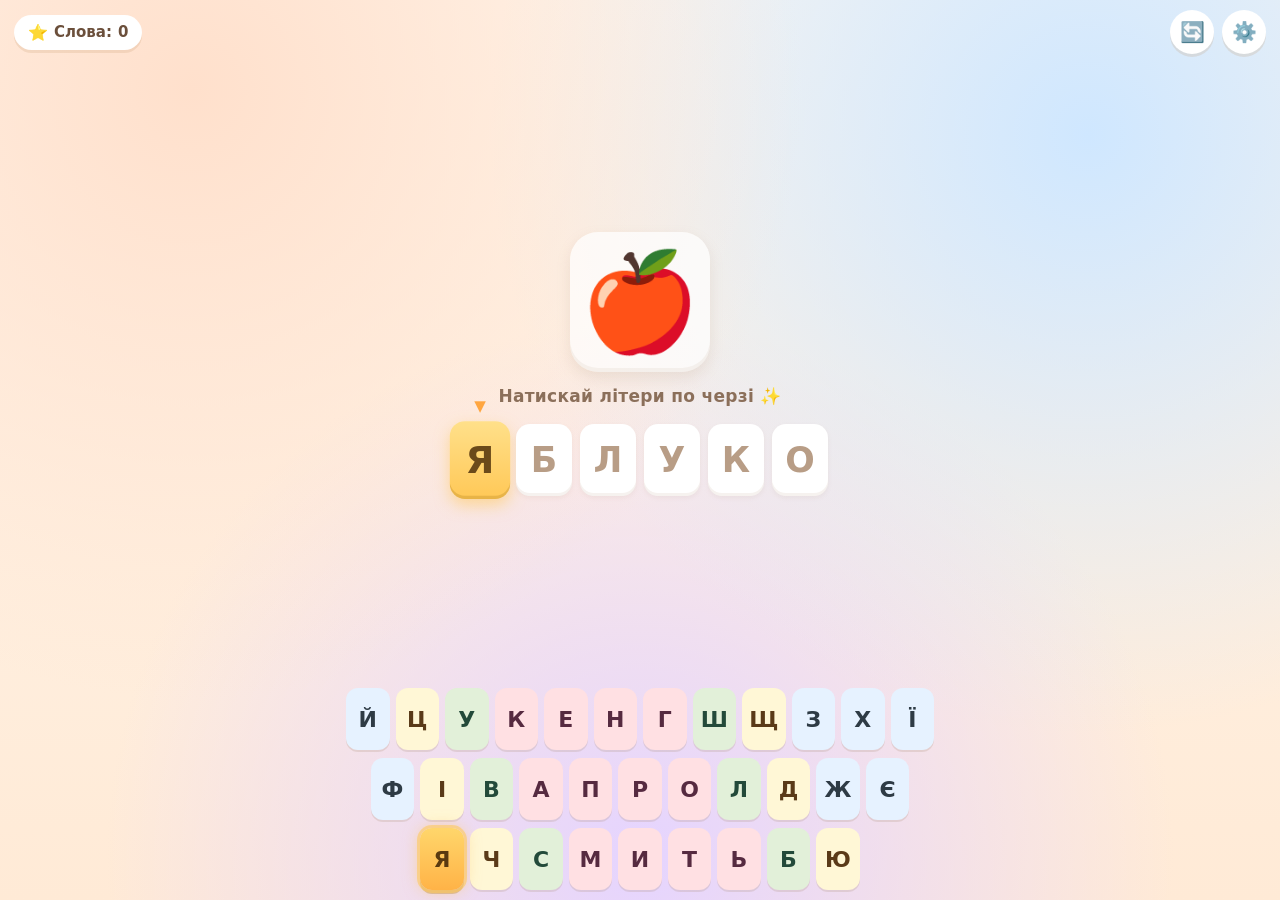
<file: index.html>
<!DOCTYPE html>
<html lang="uk">
<head>
<meta charset="UTF-8">
<meta name="viewport" content="width=device-width, initial-scale=1, user-scalable=no, viewport-fit=cover">
<meta name="theme-color" content="#FFE9D6">
<title>Складай слова! 🎈</title>
<link rel="stylesheet" href="css/base.css">
<link rel="stylesheet" href="css/topbar.css">
<link rel="stylesheet" href="css/word-tiles.css">
<link rel="stylesheet" href="css/keyboard.css">
<link rel="stylesheet" href="css/celebration.css">
<link rel="stylesheet" href="css/settings.css">
<link rel="stylesheet" href="css/responsive.css">
</head>
<body>
  <div class="app">
    <header class="topbar">
      <div class="score-chip">Слова: <span id="score">0</span></div>
      <div class="top-actions">
        <button class="icon-btn" id="reload-btn" aria-label="Інше слово" title="Інше слово">🔄</button>
        <button class="icon-btn" id="settings-btn" aria-label="Налаштування" title="Налаштування">⚙️</button>
      </div>
    </header>

    <main class="word-area">
      <div class="visual" id="visual" aria-hidden="true"></div>
      <div class="word-prompt">Натискай літери по черзі ✨</div>
      <div class="word-display" id="word-display" aria-live="polite"></div>
    </main>

    <section class="keyboard" id="keyboard" aria-label="Клавіатура"></section>
  </div>

  <div class="celebration" id="celebration" aria-hidden="true">
    <div class="celebration-card">
      <div class="celebration-emoji">🎉</div>
      <h2>Молодець!</h2>
      <p class="celebration-word" id="celebration-word"></p>
      <button class="next-btn" id="next-btn">Далі →</button>
    </div>
  </div>

  <!-- Settings overlay -->
  <div class="settings-overlay" id="settings-overlay" aria-hidden="true">
    <div class="settings-panel" role="dialog" aria-label="Налаштування">
      <div class="settings-header">
        <h2>Налаштування</h2>
        <button class="icon-btn" id="settings-close" aria-label="Закрити" style="width:36px;height:36px;font-size:18px">✕</button>
      </div>

      <div class="tabs">
        <button class="tab active" data-tab="words">📚 Слова</button>
        <button class="tab" data-tab="images">🖼️ Картинки</button>
        <button class="tab" data-tab="prefs">⚙ Режим</button>
      </div>

      <div class="tab-content">
        <!-- WORDS TAB -->
        <div class="tab-pane active" id="pane-words">
          <div class="section-title">Лексичні теми</div>
          <div class="theme-list" id="theme-list"></div>

          <div class="section-title" style="margin-top:18px">Власні слова</div>
          <div class="hint">По одному слову в рядку. Великі/малі літери — без різниці. Дозволені літери: українська абетка (без Ґ).</div>
          <textarea class="text-input" id="custom-words-input" placeholder="МАМА&#10;ТАТО&#10;БАБУСЯ"></textarea>
          <div class="hint" id="custom-words-error" style="display:none"></div>
          <div class="item-list" id="custom-words-list" style="margin-top:10px"></div>
        </div>

        <!-- IMAGES TAB -->
        <div class="tab-pane" id="pane-images">
          <div class="section-title">Додати власну картинку</div>
          <div class="hint">Завантаж зображення та впиши слово, яке йому відповідає.</div>
          <input type="file" id="image-file" class="file-input" accept="image/*">
          <label for="image-file" class="file-label" id="image-file-label">📷 Обрати файл…</label>
          <div class="input-row" style="margin-top:10px">
            <input type="text" class="text-input" id="image-word-input" placeholder="Слово, наприклад: ВЕДМЕДИК" autocomplete="off">
            <button class="add-btn" id="image-add-btn" disabled>Додати</button>
          </div>
          <div class="hint" id="image-error" style="display:none"></div>

          <div class="section-title" style="margin-top:18px">Мої картинки</div>
          <div class="item-list" id="custom-images-list"></div>
        </div>

        <!-- PREFS TAB -->
        <div class="tab-pane" id="pane-prefs">
          <div class="section-title">Гра</div>

          <label class="toggle-row">
            <div class="toggle-label">
              <div class="t-name">Показувати літери у словах</div>
              <div class="t-desc">Якщо вимкнути, плитки будуть порожні — складніший режим</div>
            </div>
            <input type="checkbox" id="toggle-show-letters" checked>
            <div class="toggle-switch"></div>
          </label>

          <label class="toggle-row">
            <div class="toggle-label">
              <div class="t-name">Показувати картинку</div>
              <div class="t-desc">Емоджі/малюнок над словом, коли він є</div>
            </div>
            <input type="checkbox" id="toggle-show-visual" checked>
            <div class="toggle-switch"></div>
          </label>

          <label class="toggle-row">
            <div class="toggle-label">
              <div class="t-name">Підсвічувати літери</div>
              <div class="t-desc">Літери поточного слова підсвічуються, а наступна — золотим. Вимкни для складнішого режиму.</div>
            </div>
            <input type="checkbox" id="toggle-highlight-letters" checked>
            <div class="toggle-switch"></div>
          </label>

          <label class="toggle-row">
            <div class="toggle-label">
              <div class="t-name">Підсвічувати зони</div>
              <div class="t-desc">Кожен палець має свій колір — вчить сліпого друку (десятипальцевий метод).</div>
            </div>
            <input type="checkbox" id="toggle-finger-zones" checked>
            <div class="toggle-switch"></div>
          </label>

          <div class="section-title" style="margin-top:18px">Дані</div>
          <button class="danger-btn" id="reset-score-btn">Скинути лічильник</button>
        </div>
      </div>

      <div class="settings-footer">
        <button class="next-btn" id="settings-save-btn">Готово</button>
      </div>
    </div>
  </div>

  <!-- In-page confirm dialog (sibling of the settings overlay, not a child) -->
  <div class="confirm-overlay" id="confirm-overlay" role="dialog" aria-modal="true" aria-hidden="true">
    <div class="confirm-box">
      <p class="confirm-msg" id="confirm-msg"></p>
      <div class="confirm-actions">
        <button type="button" class="confirm-cancel" id="confirm-cancel">Скасувати</button>
        <button type="button" class="confirm-ok" id="confirm-ok">Так</button>
      </div>
    </div>
  </div>

  <!-- Brief feedback toast -->
  <div class="toast" id="toast" aria-live="polite"></div>

<!-- Split into classic scripts. Load order is load-bearing: top-level const/let/function
     declarations are shared across these scripts through the one global scope. -->
<script src="js/data.js"></script>
<script src="js/state.js"></script>
<script src="js/dom.js"></script>
<script src="js/keyboard.js"></script>
<script src="js/game.js"></script>
<script src="js/input.js"></script>
<script src="js/celebration.js"></script>
<script src="js/settings.js"></script>
<script src="js/init.js"></script>
</body>
</html>
</file>
<file: css/base.css>
*, *::before, *::after { box-sizing: border-box; }

  html, body {
    margin: 0;
    padding: 0;
    height: 100%;
    overflow: hidden;
  }

  body {
    font-family: system-ui, -apple-system, "Segoe UI", Roboto, "Comic Sans MS", sans-serif;
    background:
      radial-gradient(circle at 15% 10%, #FFE0CC 0%, transparent 45%),
      radial-gradient(circle at 85% 15%, #CFE7FF 0%, transparent 45%),
      radial-gradient(circle at 50% 95%, #E5D4FF 0%, transparent 50%),
      linear-gradient(180deg, #FFF7EE 0%, #FFEAD6 100%);
    color: #4A3A2E;
    -webkit-tap-highlight-color: transparent;
    user-select: none;
    -webkit-user-select: none;
    overscroll-behavior: none;
  }

  .app {
    display: flex;
    flex-direction: column;
    /* shared max content width for the keyboard and the word row */
    --board-width: min(calc(100vw - 8px), 600px);
    height: 100vh;   /* fallback for browsers without dvh */
    height: 100dvh;  /* dynamic viewport height — tracks iOS Safari's toolbar so the keyboard stays visible */
    padding: env(safe-area-inset-top, 0) env(safe-area-inset-right, 0) env(safe-area-inset-bottom, 0) env(safe-area-inset-left, 0);
  }
</file>
<file: css/topbar.css>
/* ---------- Top bar ---------- */
  .topbar {
    display: flex;
    align-items: center;
    justify-content: space-between;
    padding: 10px 14px 4px;
    flex-shrink: 0;
    gap: 8px;
  }

  .score-chip {
    background: #fff;
    border-radius: 999px;
    padding: 8px 14px;
    font-size: 15px;
    font-weight: 700;
    color: #6B4F3B;
    box-shadow: 0 3px 0 rgba(190, 140, 90, 0.18);
    display: flex;
    align-items: center;
    gap: 6px;
  }
  .score-chip::before { content: "⭐"; font-size: 16px; }

  .top-actions { display: flex; gap: 8px; }

  .icon-btn {
    background: #fff;
    border: none;
    width: 44px;
    height: 44px;
    border-radius: 50%;
    font-size: 20px;
    cursor: pointer;
    box-shadow: 0 3px 0 rgba(190, 140, 90, 0.18);
    transition: transform 0.15s;
    touch-action: manipulation;
    display: flex;
    align-items: center;
    justify-content: center;
  }
  .icon-btn:active { transform: translateY(2px); box-shadow: 0 1px 0 rgba(190, 140, 90, 0.18); }
</file>
<file: css/word-tiles.css>
/* ---------- Word display ---------- */
  .word-area {
    flex: 1;
    display: flex;
    flex-direction: column;
    align-items: center;
    justify-content: center;
    gap: clamp(6px, 1.6vh, 14px);
    padding: 6px 8px 12px;
    min-height: 0;
  }

  .visual {
    display: flex;
    align-items: center;
    justify-content: center;
    width: clamp(80px, 22vh, 140px);
    height: clamp(80px, 22vh, 140px);
    border-radius: 28px;
    background: rgba(255, 255, 255, 0.72);
    box-shadow:
      inset 0 -4px 0 rgba(180, 150, 120, 0.10),
      0 6px 14px rgba(180, 150, 120, 0.18);
    font-size: clamp(56px, 16vh, 96px);
    line-height: 1;
    overflow: hidden;
    flex-shrink: 0;
  }
  .visual:empty { display: none; }
  .visual img { width: 86%; height: 86%; object-fit: contain; }
  .visual svg { width: 70%; height: 70%; }
  .visual.verb { background: #FFFFFF; }

  .word-prompt {
    font-size: clamp(13px, 3.6vw, 17px);
    color: #8B6F5A;
    font-weight: 600;
    letter-spacing: 0.3px;
  }

  .word-display {
    /* --count is set per word from JS (= number of letters) */
    --count: 5;
    --wd-gap: clamp(3px, 1vw, 8px);
    --wd-max: calc(var(--board-width) - 16px);            /* usable row width */
    --tile-w: max(26px, min(56px,
      calc((var(--wd-max) - (var(--count) - 1) * var(--wd-gap)) / var(--count))));
    display: flex;
    flex-wrap: wrap;              /* stays as a safety net for very long custom words */
    justify-content: center;
    gap: var(--wd-gap);
    padding: 4px 0;
  }

  .tile {
    width: var(--tile-w);
    height: calc(var(--tile-w) * 1.28);
    border-radius: 14px;
    display: flex;
    align-items: center;
    justify-content: center;
    font-size: calc(var(--tile-w) * 0.62);
    font-weight: 800;
    background: #FFFFFF;
    color: #B89D86;
    box-shadow:
      inset 0 -3px 0 rgba(180, 150, 120, 0.12),
      0 2px 4px rgba(180, 150, 120, 0.10);
    transition: background 0.25s ease, color 0.25s ease, transform 0.25s ease;
    position: relative;
  }

  .tile.hidden-letter { color: transparent; }

  .tile.done {
    background: linear-gradient(180deg, #9DDFB7 0%, #7FCB9D 100%);
    color: #fff !important;
    box-shadow:
      inset 0 -3px 0 rgba(60, 130, 90, 0.25),
      0 3px 6px rgba(120, 200, 150, 0.35);
  }

  .tile.current {
    background: linear-gradient(180deg, #FFE08A 0%, #FFC857 100%);
    color: #6B4A1A;
    transform: scale(1.08);
    box-shadow:
      inset 0 -3px 0 rgba(180, 130, 30, 0.3),
      0 6px 14px rgba(255, 200, 87, 0.55);
    animation: tile-bob 1.2s ease-in-out infinite;
  }
  .tile.current.hidden-letter { color: transparent; }

  .tile.current::before {
    content: "▼";
    position: absolute;
    top: -22px;
    left: 50%;
    transform: translateX(-50%);
    font-size: 14px;
    color: #FFA640;
    animation: caret-bob 1.2s ease-in-out infinite;
  }

  @keyframes tile-bob {
    0%, 100% { transform: scale(1.08) translateY(0); }
    50% { transform: scale(1.10) translateY(-3px); }
  }
  @keyframes caret-bob {
    0%, 100% { transform: translateX(-50%) translateY(0); }
    50% { transform: translateX(-50%) translateY(4px); }
  }
</file>
<file: css/keyboard.css>
/* ---------- Keyboard ---------- */
  .keyboard {
    --kb-pad: 6px;
    --kb-width: var(--board-width);
    --key-gap: clamp(3px, 0.8vw, 6px);
    --key-w: calc((var(--kb-width) - 11 * var(--key-gap) - 2 * var(--kb-pad)) / 12);
    --key-h: clamp(42px, calc(var(--key-w) * 1.45), 62px);
    width: var(--kb-width);
    margin: 0 auto;
    padding: 8px var(--kb-pad) calc(10px + env(safe-area-inset-bottom, 0));
    flex-shrink: 0;
  }

  .row {
    display: flex;
    gap: var(--key-gap);
    justify-content: center;
    margin-bottom: clamp(5px, 1vw, 8px);
  }
  .row:last-child { margin-bottom: 0; }

  .key {
    width: var(--key-w);
    height: var(--key-h);
    border: none;
    border-radius: clamp(8px, 1.5vw, 12px);
    background: #ECE0D2;
    color: #B0A192;
    font-family: inherit;
    font-size: clamp(15px, 4.5vw, 22px);
    font-weight: 700;
    cursor: pointer;
    box-shadow: 0 2px 0 rgba(160, 130, 100, 0.20);
    transition: background 0.18s ease, color 0.18s ease, box-shadow 0.18s ease;
    touch-action: manipulation;
    -webkit-tap-highlight-color: transparent;
    padding: 0;
    display: flex;
    align-items: center;
    justify-content: center;
    position: relative;   /* stacking context for the .target pulse (z-index) */
  }

  /* Touch-typing finger zones (сліпий метод друку) — 4 colours mirrored across hands.
     Pastel tints so the dark letters stay legible; the two index zones use green vs
     rose (never red/green) to stay colour-blind-safe. Declared before .highlighted/
     .target/.bouncing/.shaking so those later, equal-specificity rules win. */
  .key.zone-pinky  { background: #9EC7E8; color: #2E3B45; }
  .key.zone-ring   { background: #FBE7A1; color: #5A3A18; }
  .key.zone-middle { background: #96D3B8; color: #234A3A; }
  .key.zone-index  { background: #E6A9C4; color: #562A40; }

  /* Softened finger zones — used ONLY when letter-highlighting is also on (JS swaps
     .zone-* for .zone-*-soft in that case). The full-strength tints above would fight
     the white .highlighted glow and gold .target, so here each zone hue is blended
     ~65% toward the paper key fill (#ECE0D2): same 4 hues, colour-blind-safe, just
     much less vibrant so the highlighted/next letters clearly lead. Kept BEFORE
     .highlighted/.target (same specificity) so those still win by source order —
     letter-highlight colours are unchanged. Dark text is retained; the lighter fills
     keep it legible. */
  .key.zone-pinky-soft  { background: #E6F2FF; color: #2E3B45; }
  .key.zone-ring-soft   { background: #FFF7D6; color: #5A3A18; }
  .key.zone-middle-soft { background: #E2F0D9; color: #234A3A; }
  .key.zone-index-soft  { background: #FFE0E3; color: #562A40; }

  /* Letters of the current word — independent of the finger zones; overrides the zone
     fill so the word's letters stand out (white glow). */
  .key.highlighted {
    background: linear-gradient(180deg, #FFFFFF 0%, #F5E9DA 100%);
    color: #4A3A2E;
    box-shadow: 0 3px 0 rgba(160, 130, 100, 0.25);
  }

  /* Next letter to press — gold key + pulse; overrides the zone/highlight for that one key. */
  .key.target {
    background: linear-gradient(180deg, #FFD66B 0%, #FFB347 100%);
    color: #5A3A10;
    box-shadow:
      0 0 0 3px rgba(255, 200, 87, 0.55),
      0 4px 0 rgba(180, 130, 30, 0.35),
      0 0 16px rgba(255, 200, 87, 0.6);
    animation: key-pulse 1.2s ease-in-out infinite;
    z-index: 1;
  }

  @keyframes key-pulse {
    0%, 100% { transform: translateY(0) scale(1); }
    50% { transform: translateY(-2px) scale(1.04); }
  }

  .key.bouncing {
    animation: key-bounce 0.35s ease-out;
    background: linear-gradient(180deg, #9DDFB7 0%, #7FCB9D 100%);
    color: #fff;
  }
  @keyframes key-bounce {
    0% { transform: scale(1); }
    40% { transform: scale(1.18); }
    100% { transform: scale(1); }
  }

  .key.shaking {
    animation: key-shake 0.4s ease-in-out;
    background: #FFD0CC;
    color: #C04040;
  }
  @keyframes key-shake {
    0%, 100% { transform: translateX(0); }
    15% { transform: translateX(-6px); }
    30% { transform: translateX(6px); }
    45% { transform: translateX(-5px); }
    60% { transform: translateX(5px); }
    75% { transform: translateX(-3px); }
    90% { transform: translateX(3px); }
  }

  .key:active:not(.shaking):not(.bouncing) { transform: translateY(2px); }
</file>
<file: css/celebration.css>
/* ---------- Celebration overlay ---------- */
  .celebration {
    position: fixed;
    inset: 0;
    background: rgba(45, 30, 20, 0.55);
    display: flex;
    align-items: center;
    justify-content: center;
    z-index: 100;
    opacity: 0;
    pointer-events: none;
    transition: opacity 0.35s ease;
    overflow: hidden;
  }
  .celebration.show {
    opacity: 1;
    pointer-events: auto;
  }

  .celebration-card {
    position: relative;
    background: #FFF7EE;
    border-radius: 28px;
    padding: 28px 32px;
    text-align: center;
    box-shadow: 0 20px 50px rgba(0, 0, 0, 0.25);
    animation: card-pop 0.5s cubic-bezier(0.34, 1.56, 0.64, 1);
    max-width: 90vw;
  }
  @keyframes card-pop {
    0% { transform: scale(0.5); opacity: 0; }
    100% { transform: scale(1); opacity: 1; }
  }

  .celebration-emoji {
    font-size: 60px;
    margin-bottom: 6px;
    animation: emoji-spin 1.2s ease-in-out infinite;
  }
  @keyframes emoji-spin {
    0%, 100% { transform: rotate(-8deg) scale(1); }
    50% { transform: rotate(8deg) scale(1.1); }
  }

  .celebration-card h2 {
    margin: 0 0 6px;
    font-size: 30px;
    color: #FF8A40;
    font-weight: 800;
  }
  .celebration-word {
    margin: 0 0 18px;
    font-size: 19px;
    color: #6B4F3B;
    font-weight: 600;
  }

  .next-btn {
    background: linear-gradient(180deg, #FFC857 0%, #FFA640 100%);
    color: #fff;
    border: none;
    border-radius: 999px;
    padding: 13px 32px;
    font-size: 21px;
    font-weight: 800;
    font-family: inherit;
    cursor: pointer;
    box-shadow: 0 5px 0 #C57A20, 0 8px 18px rgba(255, 166, 64, 0.4);
    transition: transform 0.1s, box-shadow 0.1s;
    touch-action: manipulation;
    letter-spacing: 0.5px;
  }
  .next-btn:active {
    transform: translateY(3px);
    box-shadow: 0 2px 0 #C57A20, 0 4px 10px rgba(255, 166, 64, 0.4);
  }

  .confetti-piece {
    position: absolute;
    width: 10px;
    height: 14px;
    top: -20px;
    border-radius: 2px;
    animation: confetti-fall linear forwards;
    will-change: transform, opacity;
  }
  @keyframes confetti-fall {
    0% { transform: translateY(-10vh) rotate(0deg); opacity: 1; }
    100% { transform: translateY(110vh) rotate(720deg); opacity: 0.9; }
  }
</file>
<file: css/settings.css>
/* ---------- Settings overlay ---------- */
  .settings-overlay {
    position: fixed;
    inset: 0;
    background: rgba(45, 30, 20, 0.55);
    z-index: 200;
    opacity: 0;
    pointer-events: none;
    transition: opacity 0.25s ease;
    display: flex;
    align-items: stretch;
    justify-content: center;
  }
  .settings-overlay.show { opacity: 1; pointer-events: auto; }

  .settings-panel {
    background: #FFF7EE;
    width: 100%;
    max-width: 640px;
    margin: auto 0 0;
    border-radius: 28px 28px 0 0;
    display: flex;
    flex-direction: column;
    max-height: 92vh;   /* fallback */
    max-height: 92dvh;  /* dynamic viewport height */
    transform: translateY(100%);
    transition: transform 0.3s cubic-bezier(0.32, 0.72, 0, 1);
    box-shadow: 0 -10px 40px rgba(0, 0, 0, 0.2);
  }
  @media (min-width: 700px) {
    .settings-panel {
      margin: auto;
      border-radius: 28px;
      max-height: 88vh;
      max-height: 88dvh;
    }
  }
  .settings-overlay.show .settings-panel { transform: translateY(0); }

  /* In-page confirm dialog — replaces native confirm() (unreliable on iOS Safari,
     which suppresses/no-ops blocking JS dialogs). Sibling of .settings-overlay, so
     its backdrop is never caught by the settings click-to-close handler. */
  .confirm-overlay {
    position: fixed;
    inset: 0;
    background: rgba(45, 30, 20, 0.55);
    z-index: 300;                 /* above .settings-overlay (200) */
    opacity: 0;
    pointer-events: none;
    transition: opacity 0.2s ease;
    display: flex;
    align-items: center;
    justify-content: center;
    padding: 24px;
    padding-bottom: calc(24px + env(safe-area-inset-bottom, 0));
  }
  .confirm-overlay.show { opacity: 1; pointer-events: auto; }
  .confirm-box {
    background: #FFF7EE;
    border-radius: 24px;
    width: 100%;
    max-width: 340px;
    padding: 24px;
    box-shadow: 0 10px 40px rgba(0, 0, 0, 0.25);
    transform: scale(0.9);
    transition: transform 0.2s cubic-bezier(0.32, 0.72, 0, 1);
  }
  .confirm-overlay.show .confirm-box { transform: scale(1); }
  .confirm-msg {
    font-size: 18px;
    font-weight: 700;
    text-align: center;
    color: #5A3F2A;
    margin: 0 0 20px;
    line-height: 1.35;
  }
  .confirm-actions { display: flex; gap: 12px; }
  .confirm-actions button {
    flex: 1;
    min-height: 48px;
    border: none;
    border-radius: 16px;
    font-family: inherit;
    font-size: 16px;
    font-weight: 700;
    cursor: pointer;
    touch-action: manipulation;
  }
  .confirm-cancel { background: #EFE3D3; color: #5A3F2A; }
  .confirm-cancel:active { background: #E6D5BE; }
  .confirm-ok { background: #FF7A7A; color: #fff; }
  .confirm-ok:active { background: #F26060; }

  /* Toast — brief in-page feedback (the score chip is hidden behind the open sheet). */
  .toast {
    position: fixed;
    left: 50%;
    bottom: calc(28px + env(safe-area-inset-bottom, 0));
    transform: translateX(-50%) translateY(12px);
    background: #4A3A2E;
    color: #fff;
    padding: 12px 20px;
    border-radius: 999px;
    font-size: 15px;
    font-weight: 700;
    box-shadow: 0 6px 20px rgba(0, 0, 0, 0.25);
    z-index: 400;                 /* above the confirm overlay */
    opacity: 0;
    pointer-events: none;
    transition: opacity 0.2s ease, transform 0.2s ease;
  }
  .toast.show { opacity: 1; transform: translateX(-50%) translateY(0); }

  .settings-header {
    display: flex;
    align-items: center;
    justify-content: space-between;
    padding: 14px 18px 8px;
    border-bottom: 1px solid #F0E2CE;
  }
  .settings-header h2 {
    margin: 0;
    font-size: 22px;
    color: #5A3F2A;
    font-weight: 800;
  }

  .tabs {
    display: flex;
    gap: 4px;
    padding: 8px;
    background: #FFF1DD;
    border-radius: 16px;
    margin: 12px 16px 0;
  }
  .tab {
    flex: 1;
    padding: 10px 6px;
    border: none;
    background: transparent;
    border-radius: 12px;
    font-family: inherit;
    font-size: 14px;
    font-weight: 700;
    color: #8B6F5A;
    cursor: pointer;
    touch-action: manipulation;
    transition: background 0.15s, color 0.15s;
  }
  .tab.active {
    background: #fff;
    color: #5A3F2A;
    box-shadow: 0 2px 6px rgba(180, 130, 60, 0.18);
  }

  .tab-content {
    flex: 1;
    overflow-y: auto;
    padding: 16px 18px 20px;
    -webkit-overflow-scrolling: touch;
  }
  .tab-pane { display: none; }
  .tab-pane.active { display: block; }

  .section-title {
    font-size: 14px;
    font-weight: 700;
    color: #8B6F5A;
    margin: 14px 0 8px;
    text-transform: uppercase;
    letter-spacing: 0.6px;
  }
  .section-title:first-child { margin-top: 0; }

  .theme-list {
    display: flex;
    flex-direction: column;
    gap: 6px;
  }
  .theme-item {
    background: #fff;
    border-radius: 14px;
    box-shadow: 0 1px 0 rgba(180, 140, 90, 0.10);
    overflow: hidden;
  }
  .theme-row {
    display: flex;
    align-items: center;
    padding: 10px 14px;
    gap: 12px;
    cursor: pointer;
  }
  .theme-row input[type=checkbox] { display: none; }
  .theme-checkbox {
    width: 24px;
    height: 24px;
    border-radius: 8px;
    background: #F0E2CE;
    flex-shrink: 0;
    display: flex;
    align-items: center;
    justify-content: center;
    color: transparent;
    font-size: 16px;
    font-weight: 800;
    transition: background 0.15s, color 0.15s;
  }
  .theme-row input:checked ~ .theme-checkbox {
    background: #FFC857;
    color: #fff;
  }
  .theme-row input:checked ~ .theme-checkbox::after { content: "✓"; }
  .theme-name {
    flex: 1;
    font-weight: 700;
    color: #4A3A2E;
    font-size: 15px;
  }
  .theme-preview {
    font-size: 22px;
    color: #4A3A2E;
    line-height: 1;
  }

  /* Per-category word selection (caret expands a selectable word list) */
  .theme-expand {
    flex-shrink: 0;
    width: 30px;
    height: 30px;
    margin: -4px -6px -4px 0;
    padding: 0;
    border: none;
    background: transparent;
    color: #C2A98F;
    font-size: 13px;
    line-height: 1;
    cursor: pointer;
    touch-action: manipulation;
    display: flex;
    align-items: center;
    justify-content: center;
    border-radius: 8px;
    transition: transform 0.25s ease, background 0.15s, color 0.15s;
  }
  .theme-expand:active { background: #F0E2CE; }
  .theme-item.expanded .theme-expand { transform: rotate(180deg); color: #8B6F5A; }

  /* Collapsible panel: grid 0fr→1fr animates to the content's natural height */
  .theme-words {
    display: grid;
    grid-template-rows: 0fr;
    transition: grid-template-rows 0.28s cubic-bezier(0.32, 0.72, 0, 1);
  }
  .theme-item.expanded .theme-words { grid-template-rows: 1fr; }
  .theme-words-inner { overflow: hidden; min-height: 0; }

  .theme-words-bar {
    display: flex;
    align-items: center;
    justify-content: space-between;
    gap: 8px;
    padding: 10px 14px 6px;
    border-top: 1px solid #F4E7D4;
  }
  .tw-count { font-size: 13px; font-weight: 700; color: #8B6F5A; }
  .tw-all {
    border: none;
    background: #FFF1DD;
    color: #A9773A;
    font-family: inherit;
    font-size: 13px;
    font-weight: 700;
    padding: 6px 12px;
    border-radius: 999px;
    cursor: pointer;
    touch-action: manipulation;
    white-space: nowrap;
  }
  .tw-all:active { background: #FCE7C6; }

  .word-chips {
    display: flex;
    flex-wrap: wrap;
    gap: 6px;
    padding: 4px 12px 12px;
  }
  .word-chip {
    display: inline-flex;
    align-items: center;
    gap: 6px;
    background: #F4EADB;
    color: #9A8064;
    border: 2px solid transparent;
    border-radius: 999px;
    padding: 6px 12px 6px 9px;
    font-family: inherit;
    font-size: 14px;
    font-weight: 700;
    cursor: pointer;
    touch-action: manipulation;
    transition: background 0.15s, color 0.15s, border-color 0.15s, opacity 0.15s;
  }
  .word-chip .wc-emoji {
    font-size: 16px;
    line-height: 1;
    display: inline-flex;
    align-items: center;
  }
  .word-chip .wc-emoji svg { width: 16px; height: 16px; display: block; }
  .word-chip[aria-pressed="true"] {
    background: #fff;
    color: #4A3A2E;
    border-color: #FFC857;
  }
  .word-chip[aria-pressed="false"] { opacity: 0.6; }
  .word-chip[aria-pressed="false"] .wc-word { text-decoration: line-through; }

  .input-row {
    display: flex;
    gap: 8px;
    align-items: stretch;
    margin-bottom: 10px;
  }
  .text-input, .file-label {
    flex: 1;
    padding: 12px 14px;
    border: 2px solid #F0E2CE;
    border-radius: 12px;
    font-family: inherit;
    font-size: 16px;
    background: #fff;
    color: #4A3A2E;
    min-width: 0;
  }
  .text-input:focus { outline: none; border-color: #FFC857; }
  textarea.text-input { resize: vertical; min-height: 90px; line-height: 1.5; }

  .add-btn {
    background: linear-gradient(180deg, #FFC857 0%, #FFA640 100%);
    color: #fff;
    border: none;
    border-radius: 12px;
    padding: 0 18px;
    font-family: inherit;
    font-size: 15px;
    font-weight: 700;
    cursor: pointer;
    box-shadow: 0 3px 0 #C57A20;
    touch-action: manipulation;
    flex-shrink: 0;
    white-space: nowrap;
  }
  .add-btn:active { transform: translateY(2px); box-shadow: 0 1px 0 #C57A20; }
  .add-btn:disabled {
    background: #E0D2C0;
    color: #B0A192;
    box-shadow: 0 3px 0 #C5B8A6;
    cursor: not-allowed;
  }

  .hint {
    font-size: 13px;
    color: #8B6F5A;
    margin: 4px 0 12px;
    line-height: 1.4;
  }
  .hint.error { color: #C04040; font-weight: 600; }

  .item-list { display: flex; flex-direction: column; gap: 6px; }
  .item-row {
    display: flex;
    align-items: center;
    background: #fff;
    border-radius: 12px;
    padding: 8px 8px 8px 14px;
    gap: 10px;
    box-shadow: 0 1px 0 rgba(180, 140, 90, 0.10);
  }
  .item-thumb {
    width: 44px;
    height: 44px;
    border-radius: 10px;
    background: #FFF1DD;
    display: flex;
    align-items: center;
    justify-content: center;
    font-size: 26px;
    overflow: hidden;
    flex-shrink: 0;
  }
  .item-thumb img { width: 100%; height: 100%; object-fit: cover; }
  .item-thumb svg { width: 70%; height: 70%; }
  .item-word { flex: 1; font-weight: 700; color: #4A3A2E; font-size: 15px; word-break: break-all; }
  .item-del {
    background: #FFE0E0;
    border: none;
    width: 36px;
    height: 36px;
    border-radius: 10px;
    color: #C04040;
    font-size: 18px;
    cursor: pointer;
    flex-shrink: 0;
    touch-action: manipulation;
  }
  .item-del:active { background: #FFC0C0; }

  .empty-state {
    text-align: center;
    color: #B0A192;
    font-size: 14px;
    padding: 16px 8px;
    font-style: italic;
  }

  .toggle-row {
    display: flex;
    align-items: center;
    justify-content: space-between;
    background: #fff;
    border-radius: 14px;
    padding: 12px 16px;
    margin-bottom: 8px;
    cursor: pointer;
    box-shadow: 0 1px 0 rgba(180, 140, 90, 0.10);
  }
  .toggle-row input[type=checkbox] { display: none; }
  .toggle-label { flex: 1; }
  .toggle-label .t-name { font-weight: 700; color: #4A3A2E; font-size: 15px; }
  .toggle-label .t-desc { font-size: 13px; color: #8B6F5A; margin-top: 2px; }
  .toggle-switch {
    width: 48px;
    height: 28px;
    border-radius: 999px;
    background: #E0D2C0;
    position: relative;
    transition: background 0.2s;
    flex-shrink: 0;
  }
  .toggle-switch::after {
    content: "";
    position: absolute;
    top: 3px;
    left: 3px;
    width: 22px;
    height: 22px;
    border-radius: 50%;
    background: #fff;
    box-shadow: 0 2px 4px rgba(0, 0, 0, 0.15);
    transition: left 0.2s;
  }
  .toggle-row input:checked ~ .toggle-switch { background: #FFC857; }
  .toggle-row input:checked ~ .toggle-switch::after { left: 23px; }

  .danger-btn {
    background: #fff;
    border: 2px solid #FFCFCF;
    color: #C04040;
    border-radius: 12px;
    padding: 12px;
    font-family: inherit;
    font-size: 15px;
    font-weight: 700;
    cursor: pointer;
    width: 100%;
    margin-top: 10px;
    touch-action: manipulation;
  }
  .danger-btn:active { background: #FFE8E8; }

  .file-input { display: none; }
  .file-label {
    display: flex;
    align-items: center;
    justify-content: center;
    cursor: pointer;
    color: #8B6F5A;
    font-weight: 600;
    text-align: center;
  }
  .file-label.has-file { color: #4A3A2E; border-color: #FFC857; background: #FFF8EC; }

  .settings-footer {
    padding: 12px 18px calc(14px + env(safe-area-inset-bottom, 0));
    border-top: 1px solid #F0E2CE;
    display: flex;
    gap: 10px;
  }
  .settings-footer .next-btn { flex: 1; padding: 13px 0; font-size: 18px; }
</file>
<file: css/responsive.css>
/* ---------- Tiny screens ---------- */
  @media (max-height: 600px) {
    .visual { width: clamp(60px, 16vh, 100px); height: clamp(60px, 16vh, 100px); font-size: clamp(40px, 12vh, 70px); }
    .word-area { gap: 4px; padding: 4px; }
    .word-prompt { font-size: 12px; }
  }
</file>
